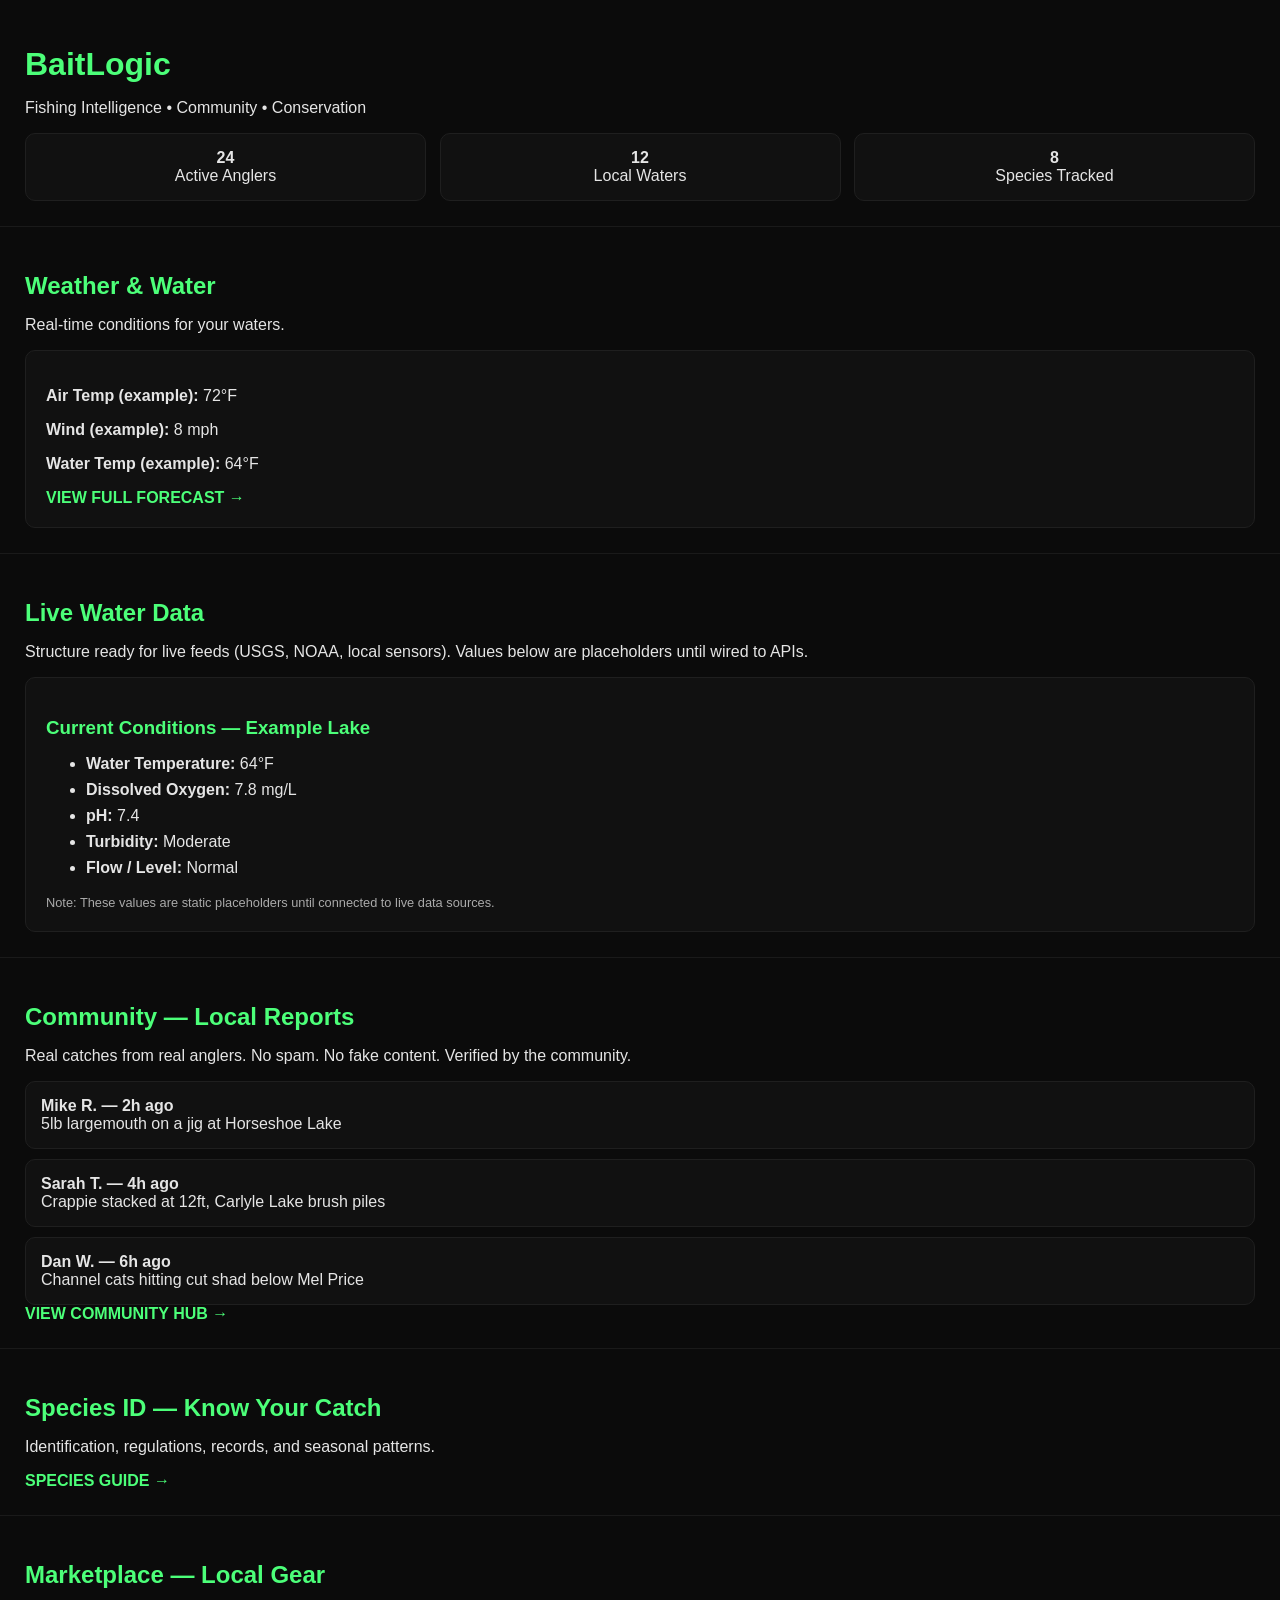
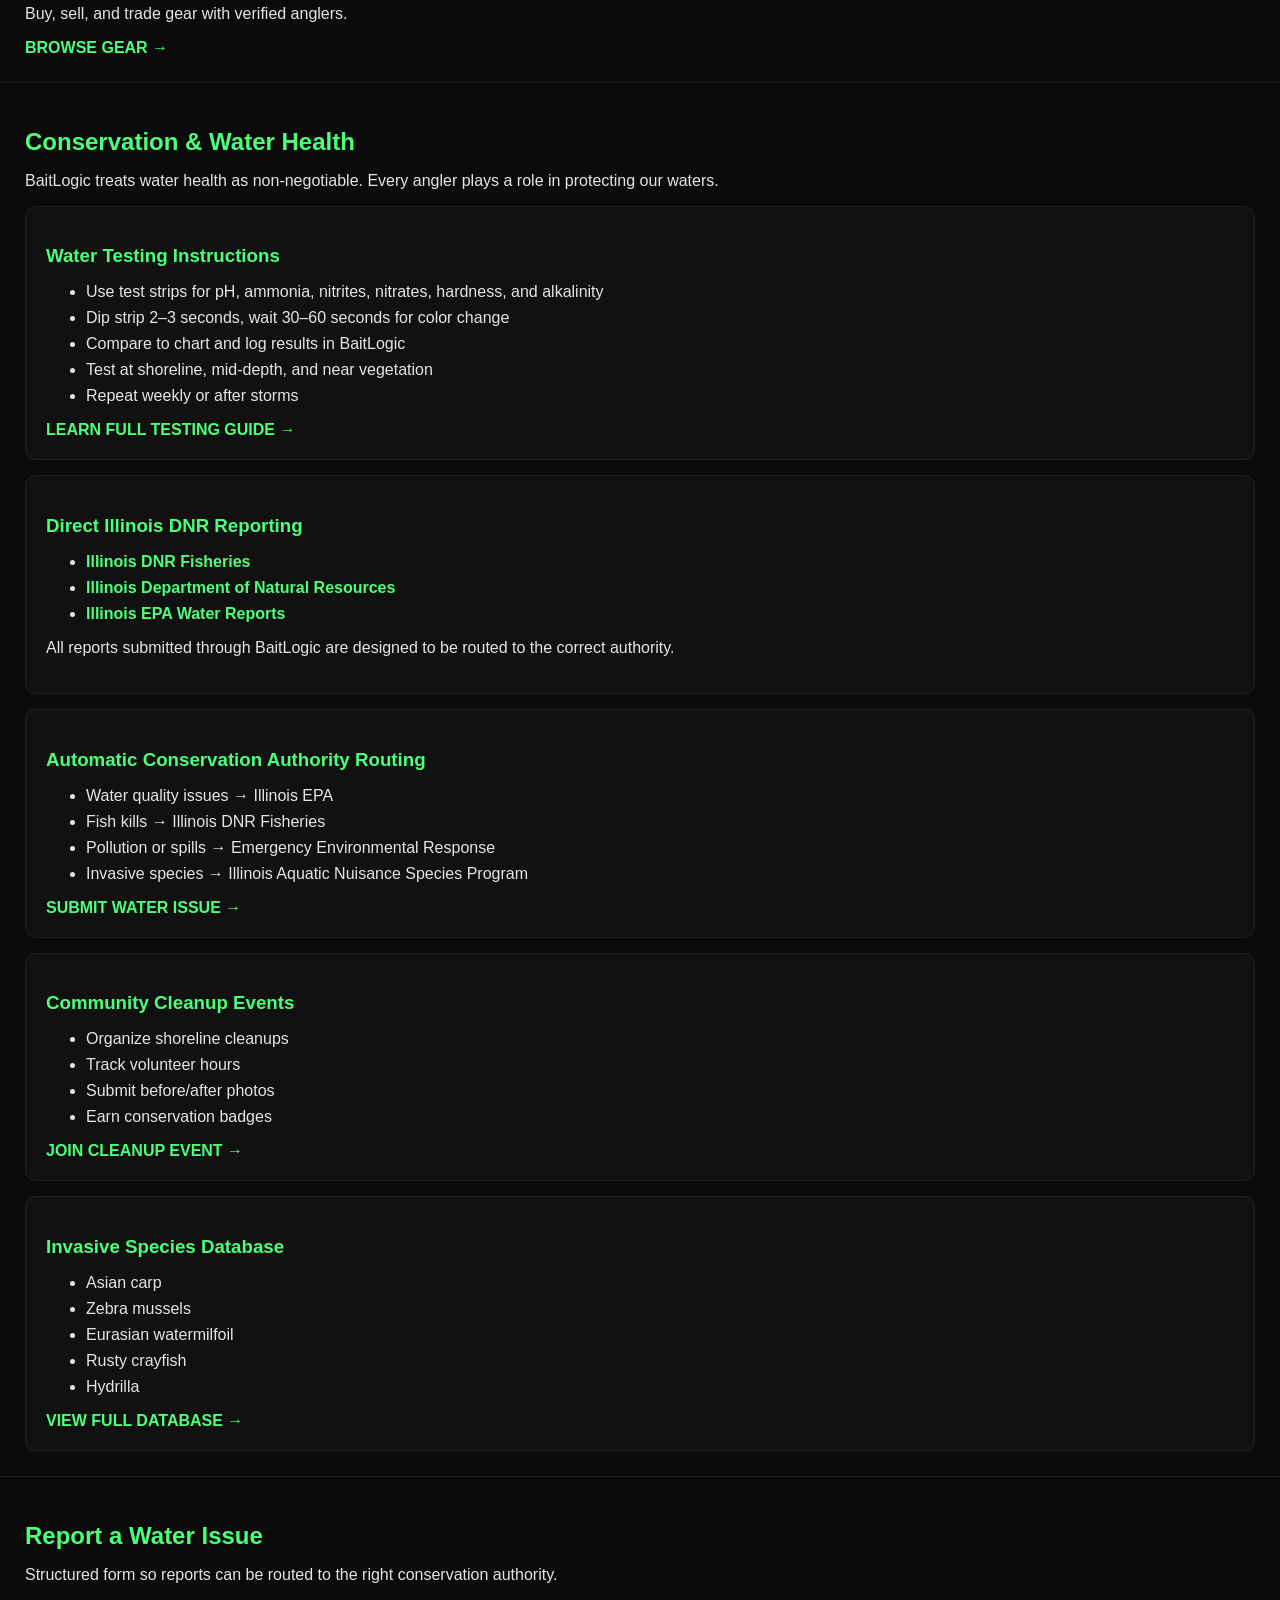
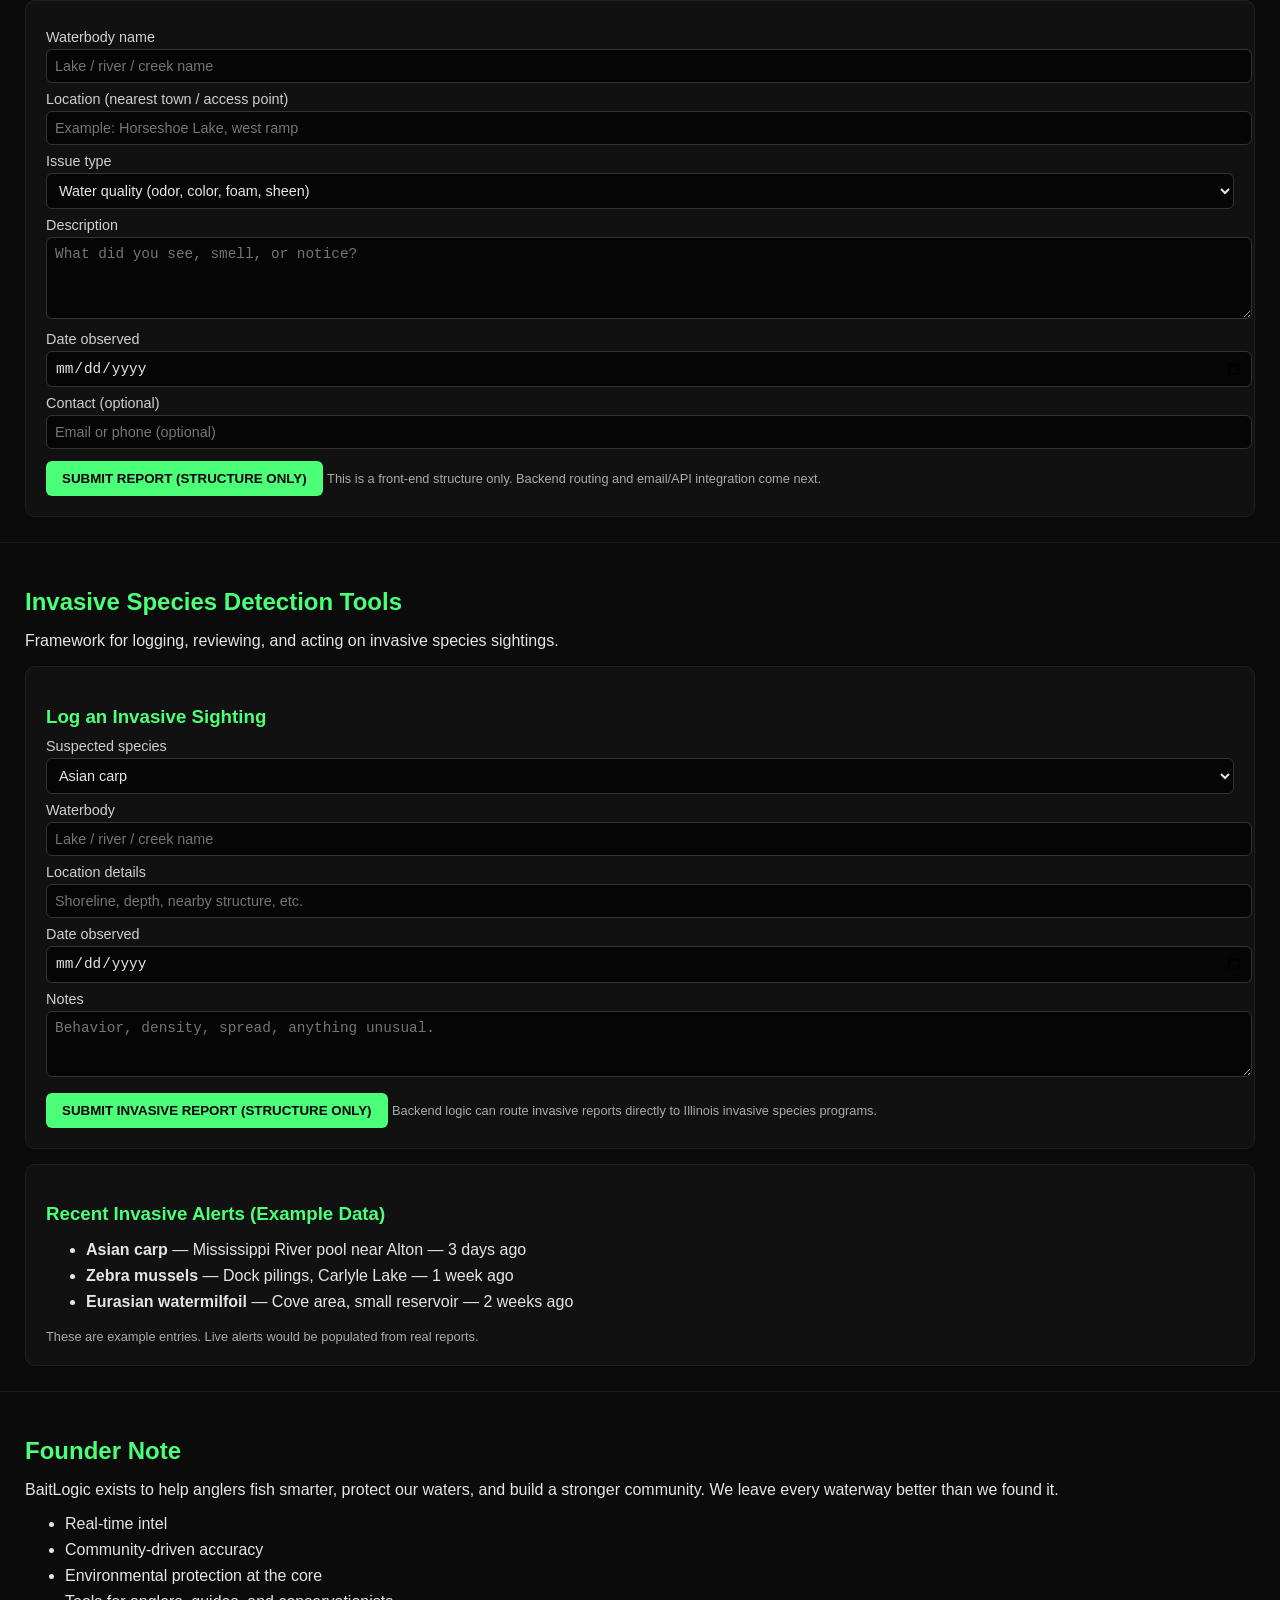
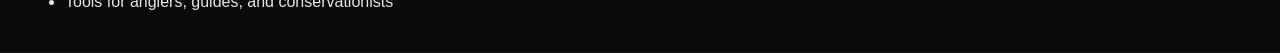
<file: index.html>
<!DOCTYPE html>
<html lang="en">
<head>
<meta charset="UTF-8">
<meta name="viewport" content="width=device-width, initial-scale=1.0">
<title>BaitLogic</title>

<style>
    body {
        margin: 0;
        font-family: Arial, sans-serif;
        background: #0b0b0b;
        color: #e5e5e5;
    }
    h1, h2, h3 {
        color: #4cff79;
        margin-bottom: 10px;
    }
    a {
        color: #4cff79;
        text-decoration: none;
        font-weight: bold;
    }
    .section {
        padding: 25px;
        border-bottom: 1px solid #1a1a1a;
    }
    .card {
        background: #111;
        padding: 20px;
        border-radius: 10px;
        margin-top: 15px;
        border: 1px solid #1f1f1f;
    }
    .stat-row {
        display: flex;
        justify-content: space-between;
        margin-top: 15px;
    }
    .stat {
        background: #111;
        padding: 15px;
        border-radius: 10px;
        width: 30%;
        text-align: center;
        border: 1px solid #1f1f1f;
    }
    .report {
        background: #111;
        padding: 15px;
        border-radius: 10px;
        margin-top: 10px;
        border: 1px solid #1f1f1f;
    }
    ul li {
        margin-bottom: 8px;
    }
    label {
        display: block;
        margin-top: 8px;
        margin-bottom: 4px;
        font-size: 0.9rem;
        color: #cfcfcf;
    }
    input, select, textarea {
        width: 100%;
        padding: 8px;
        border-radius: 6px;
        border: 1px solid #333;
        background: #050505;
        color: #e5e5e5;
        font-size: 0.9rem;
    }
    button {
        margin-top: 12px;
        padding: 10px 16px;
        border-radius: 6px;
        border: none;
        background: #4cff79;
        color: #000;
        font-weight: bold;
        cursor: pointer;
    }
    button:hover {
        background: #37d45d;
    }
    small {
        color: #aaaaaa;
        font-size: 0.8rem;
    }
</style>
</head>

<body>

<!-- HEADER -->
<div class="section">
    <h1>BaitLogic</h1>
    <p>Fishing Intelligence • Community • Conservation</p>

    <div class="stat-row">
        <div class="stat"><strong>24</strong><br>Active Anglers</div>
        <div class="stat"><strong>12</strong><br>Local Waters</div>
        <div class="stat"><strong>8</strong><br>Species Tracked</div>
    </div>
</div>

<!-- WEATHER & WATER (STATIC SUMMARY) -->
<div class="section">
    <h2>Weather & Water</h2>
    <p>Real-time conditions for your waters.</p>

    <div class="card">
        <p><strong>Air Temp (example):</strong> 72°F</p>
        <p><strong>Wind (example):</strong> 8 mph</p>
        <p><strong>Water Temp (example):</strong> 64°F</p>
        <a href="#">VIEW FULL FORECAST →</a>
    </div>
</div>

<!-- LIVE WATER DATA (STRUCTURE READY FOR REAL FEEDS) -->
<div class="section">
    <h2>Live Water Data</h2>
    <p>Structure ready for live feeds (USGS, NOAA, local sensors). Values below are placeholders until wired to APIs.</p>

    <div class="card">
        <h3>Current Conditions — Example Lake</h3>
        <ul>
            <li><strong>Water Temperature:</strong> <span id="live-water-temp">64°F</span></li>
            <li><strong>Dissolved Oxygen:</strong> <span id="live-do">7.8 mg/L</span></li>
            <li><strong>pH:</strong> <span id="live-ph">7.4</span></li>
            <li><strong>Turbidity:</strong> <span id="live-turbidity">Moderate</span></li>
            <li><strong>Flow / Level:</strong> <span id="live-level">Normal</span></li>
        </ul>
        <small>Note: These values are static placeholders until connected to live data sources.</small>
    </div>
</div>

<!-- COMMUNITY REPORTS -->
<div class="section">
    <h2>Community — Local Reports</h2>
    <p>Real catches from real anglers. No spam. No fake content. Verified by the community.</p>

    <div class="report">
        <strong>Mike R. — 2h ago</strong><br>
        5lb largemouth on a jig at Horseshoe Lake
    </div>

    <div class="report">
        <strong>Sarah T. — 4h ago</strong><br>
        Crappie stacked at 12ft, Carlyle Lake brush piles
    </div>

    <div class="report">
        <strong>Dan W. — 6h ago</strong><br>
        Channel cats hitting cut shad below Mel Price
    </div>

    <a href="#">VIEW COMMUNITY HUB →</a>
</div>

<!-- SPECIES ID -->
<div class="section">
    <h2>Species ID — Know Your Catch</h2>
    <p>Identification, regulations, records, and seasonal patterns.</p>

    <a href="#">SPECIES GUIDE →</a>
</div>

<!-- MARKETPLACE -->
<div class="section">
    <h2>Marketplace — Local Gear</h2>
    <p>Buy, sell, and trade gear with verified anglers.</p>

    <a href="#">BROWSE GEAR →</a>
</div>

<!-- CONSERVATION & WATER HEALTH -->
<div class="section">
    <h2>Conservation & Water Health</h2>
    <p>BaitLogic treats water health as non‑negotiable. Every angler plays a role in protecting our waters.</p>

    <!-- WATER TESTING -->
    <div class="card">
        <h3>Water Testing Instructions</h3>
        <ul>
            <li>Use test strips for pH, ammonia, nitrites, nitrates, hardness, and alkalinity</li>
            <li>Dip strip 2–3 seconds, wait 30–60 seconds for color change</li>
            <li>Compare to chart and log results in BaitLogic</li>
            <li>Test at shoreline, mid‑depth, and near vegetation</li>
            <li>Repeat weekly or after storms</li>
        </ul>
        <a href="#">LEARN FULL TESTING GUIDE →</a>
    </div>

    <!-- DIRECT REPORTING -->
    <div class="card">
        <h3>Direct Illinois DNR Reporting</h3>
        <ul>
            <li><a href="https://www.ifishillinois.org" target="_blank">Illinois DNR Fisheries</a></li>
            <li><a href="https://www2.illinois.gov/dnr" target="_blank">Illinois Department of Natural Resources</a></li>
            <li><a href="https://epa.illinois.gov" target="_blank">Illinois EPA Water Reports</a></li>
        </ul>
        <p>All reports submitted through BaitLogic are designed to be routed to the correct authority.</p>
    </div>

    <!-- AUTO ROUTING SUMMARY -->
    <div class="card">
        <h3>Automatic Conservation Authority Routing</h3>
        <ul>
            <li>Water quality issues → Illinois EPA</li>
            <li>Fish kills → Illinois DNR Fisheries</li>
            <li>Pollution or spills → Emergency Environmental Response</li>
            <li>Invasive species → Illinois Aquatic Nuisance Species Program</li>
        </ul>
        <a href="#">SUBMIT WATER ISSUE →</a>
    </div>

    <!-- CLEANUP EVENTS -->
    <div class="card">
        <h3>Community Cleanup Events</h3>
        <ul>
            <li>Organize shoreline cleanups</li>
            <li>Track volunteer hours</li>
            <li>Submit before/after photos</li>
            <li>Earn conservation badges</li>
        </ul>
        <a href="#">JOIN CLEANUP EVENT →</a>
    </div>

    <!-- INVASIVE SPECIES DATABASE -->
    <div class="card">
        <h3>Invasive Species Database</h3>
        <ul>
            <li>Asian carp</li>
            <li>Zebra mussels</li>
            <li>Eurasian watermilfoil</li>
            <li>Rusty crayfish</li>
            <li>Hydrilla</li>
        </ul>
        <a href="#">VIEW FULL DATABASE →</a>
    </div>
</div>

<!-- REAL REPORTING FORMS -->
<div class="section">
    <h2>Report a Water Issue</h2>
    <p>Structured form so reports can be routed to the right conservation authority.</p>

    <div class="card">
        <form>
            <label for="issue-waterbody">Waterbody name</label>
            <input id="issue-waterbody" type="text" placeholder="Lake / river / creek name">

            <label for="issue-location">Location (nearest town / access point)</label>
            <input id="issue-location" type="text" placeholder="Example: Horseshoe Lake, west ramp">

            <label for="issue-type">Issue type</label>
            <select id="issue-type">
                <option>Water quality (odor, color, foam, sheen)</option>
                <option>Fish kill</option>
                <option>Chemical spill / pollution</option>
                <option>Trash / debris / illegal dumping</option>
                <option>Invasive species sighting</option>
                <option>Habitat damage / erosion</option>
            </select>

            <label for="issue-description">Description</label>
            <textarea id="issue-description" rows="4" placeholder="What did you see, smell, or notice?"></textarea>

            <label for="issue-date">Date observed</label>
            <input id="issue-date" type="date">

            <label for="issue-contact">Contact (optional)</label>
            <input id="issue-contact" type="text" placeholder="Email or phone (optional)">

            <button type="button">SUBMIT REPORT (STRUCTURE ONLY)</button>
            <small>This is a front-end structure only. Backend routing and email/API integration come next.</small>
        </form>
    </div>
</div>

<!-- INVASIVE SPECIES DETECTION TOOLS (STRUCTURE) -->
<div class="section">
    <h2>Invasive Species Detection Tools</h2>
    <p>Framework for logging, reviewing, and acting on invasive species sightings.</p>

    <div class="card">
        <h3>Log an Invasive Sighting</h3>
        <form>
            <label for="inv-species">Suspected species</label>
            <select id="inv-species">
                <option>Asian carp</option>
                <option>Zebra mussels</option>
                <option>Eurasian watermilfoil</option>
                <option>Rusty crayfish</option>
                <option>Hydrilla</option>
                <option>Other / unsure</option>
            </select>

            <label for="inv-waterbody">Waterbody</label>
            <input id="inv-waterbody" type="text" placeholder="Lake / river / creek name">

            <label for="inv-location">Location details</label>
            <input id="inv-location" type="text" placeholder="Shoreline, depth, nearby structure, etc.">

            <label for="inv-date">Date observed</label>
            <input id="inv-date" type="date">

            <label for="inv-notes">Notes</label>
            <textarea id="inv-notes" rows="3" placeholder="Behavior, density, spread, anything unusual."></textarea>

            <button type="button">SUBMIT INVASIVE REPORT (STRUCTURE ONLY)</button>
            <small>Backend logic can route invasive reports directly to Illinois invasive species programs.</small>
        </form>
    </div>

    <div class="card">
        <h3>Recent Invasive Alerts (Example Data)</h3>
        <ul>
            <li><strong>Asian carp</strong> — Mississippi River pool near Alton — 3 days ago</li>
            <li><strong>Zebra mussels</strong> — Dock pilings, Carlyle Lake — 1 week ago</li>
            <li><strong>Eurasian watermilfoil</strong> — Cove area, small reservoir — 2 weeks ago</li>
        </ul>
        <small>These are example entries. Live alerts would be populated from real reports.</small>
    </div>
</div>

<!-- FOUNDER NOTE -->
<div class="section">
    <h2>Founder Note</h2>
    <p>BaitLogic exists to help anglers fish smarter, protect our waters, and build a stronger community. We leave every waterway better than we found it.</p>

    <ul>
        <li>Real-time intel</li>
        <li>Community-driven accuracy</li>
        <li>Environmental protection at the core</li>
        <li>Tools for anglers, guides, and conservationists</li>
    </ul>
</div>

</body>
</html>
</file>
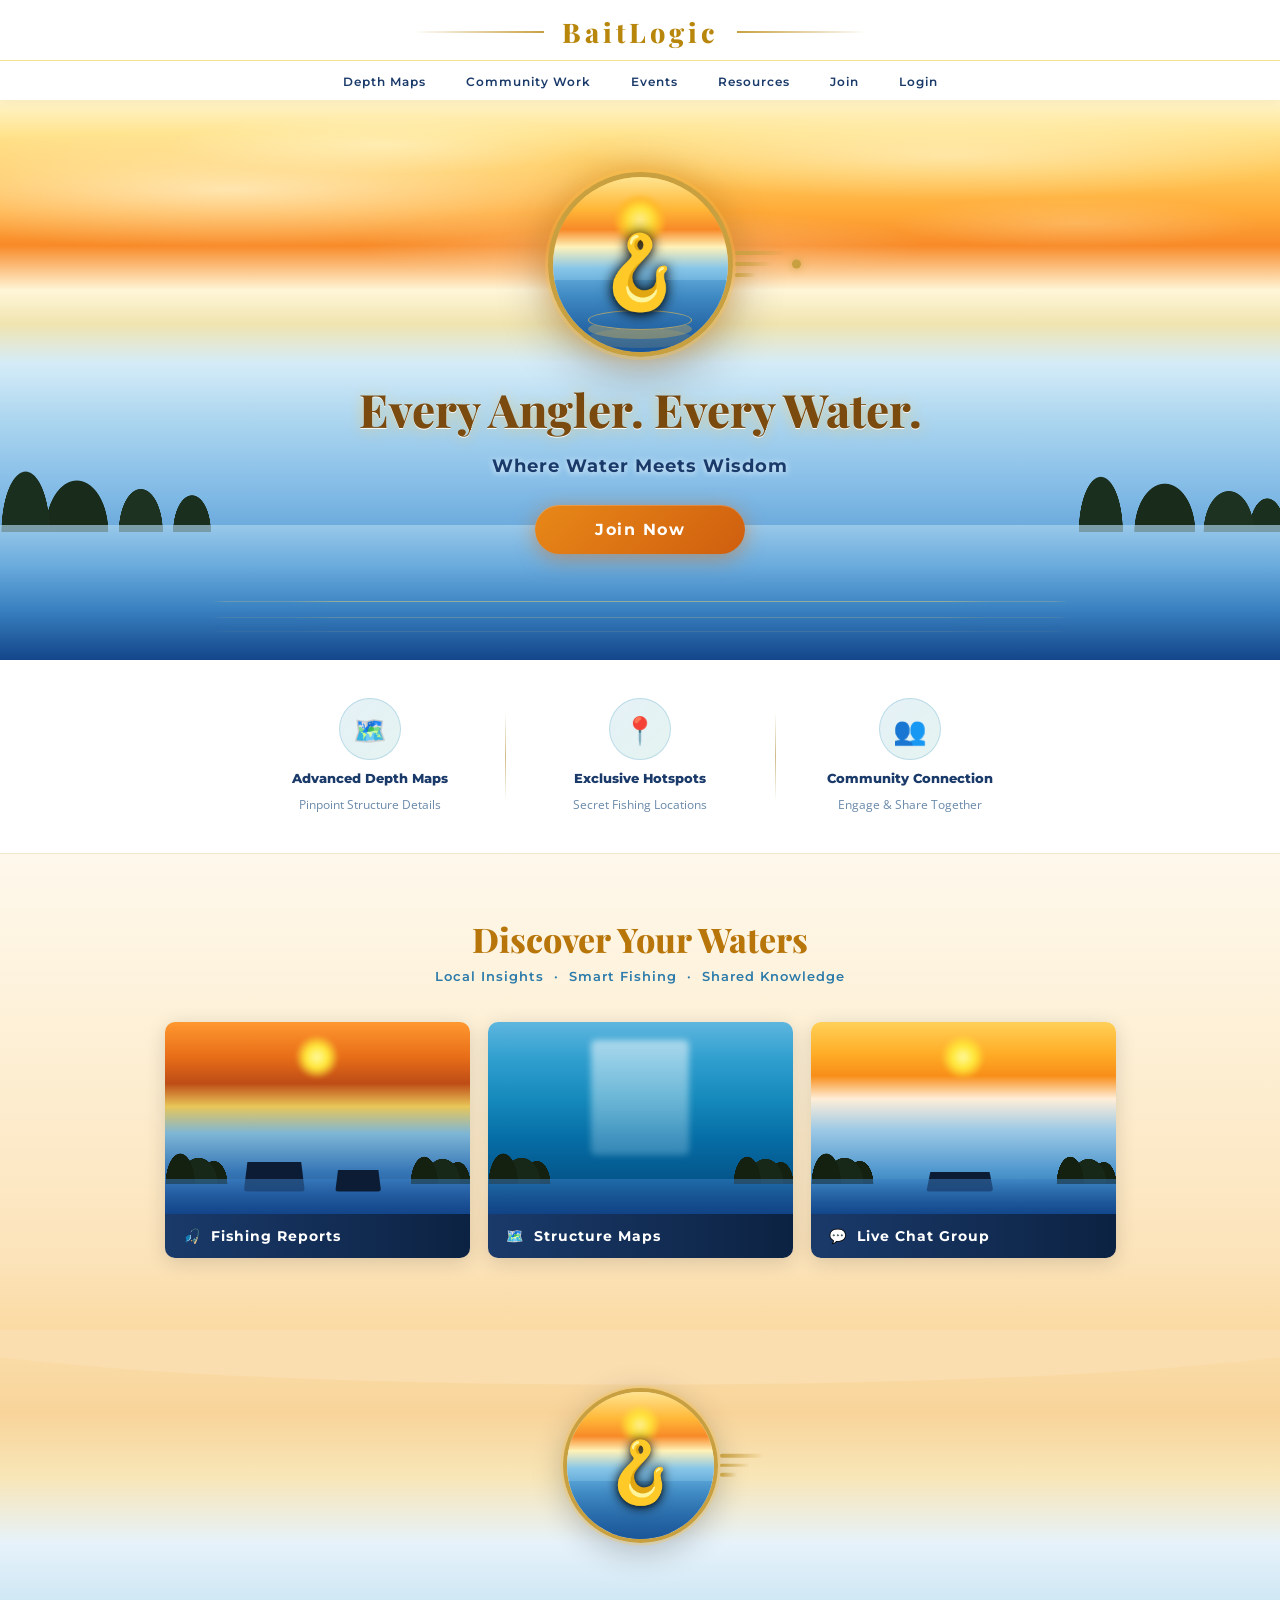
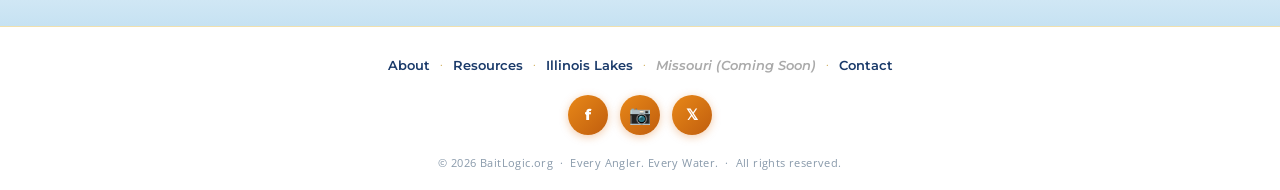
<file: index-1.html>
<!DOCTYPE html>
<html lang="en">
<head>
<meta charset="UTF-8">
<meta name="viewport" content="width=device-width, initial-scale=1.0">
<meta name="description" content="BaitLogic – Every Angler. Every Water. Free fishing community with live bite reports, depth maps, satellite maps and real-time conditions for Illinois and Missouri anglers.">
<title>BaitLogic – Every Angler. Every Water.</title>
<link rel="preconnect" href="https://fonts.googleapis.com">
<link href="https://fonts.googleapis.com/css2?family=Playfair+Display:ital,wght@0,700;0,800;1,700&family=Montserrat:wght@400;500;600;700;800&family=Open+Sans:wght@400;600&display=swap" rel="stylesheet">
<style>
*,*::before,*::after{margin:0;padding:0;box-sizing:border-box}
html{scroll-behavior:smooth}
body{font-family:'Open Sans',sans-serif;background:#fff;color:#1a2a3a;overflow-x:hidden;-webkit-font-smoothing:antialiased}
a{text-decoration:none}
ul{list-style:none}

/* ═══════════ HEADER ═══════════ */
.site-header{position:sticky;top:0;z-index:999;background:#fff;box-shadow:0 1px 10px rgba(184,134,11,.13)}
.header-top{display:flex;align-items:center;justify-content:center;gap:18px;padding:14px 24px 10px;border-bottom:1px solid #f5e090}
.h-rule{flex:1;max-width:130px;height:1.5px;background:linear-gradient(90deg,transparent,#c8a040)}
.h-rule.r{background:linear-gradient(90deg,#c8a040,transparent)}
.header-brand{font-family:'Playfair Display',serif;font-size:27px;font-weight:800;color:#b8860b;letter-spacing:4px;cursor:pointer}
.site-nav{display:flex;justify-content:center;background:#fff}
.site-nav a{font-family:'Montserrat',sans-serif;font-size:12px;font-weight:600;letter-spacing:1px;color:#1a3a6a;padding:11px 20px;display:block;border-top:2px solid transparent;transition:color .2s,border-color .2s}
.site-nav a:hover{color:#b8860b;border-top-color:#c8a040}

/* Mobile nav */
.hamburger{display:none;flex-direction:column;gap:5px;cursor:pointer;padding:8px;position:absolute;right:14px;top:14px}
.hamburger span{display:block;width:24px;height:2px;background:#1a3a6a;border-radius:2px}
.mobile-menu{display:none;position:fixed;inset:0;z-index:1000;background:rgba(255,255,255,.97);flex-direction:column;align-items:center;justify-content:center;gap:28px}
.mobile-menu.open{display:flex}
.mobile-close{position:absolute;top:20px;right:20px;font-size:28px;cursor:pointer;color:#1a3a6a}
.mobile-menu a{font-family:'Montserrat',sans-serif;font-size:20px;font-weight:700;color:#1a3a6a;letter-spacing:2px;text-transform:uppercase}
.mobile-menu a:hover{color:#b8860b}

/* ═══════════ HERO ═══════════ */
.hero{position:relative;min-height:560px;display:flex;flex-direction:column;align-items:center;justify-content:center;text-align:center;padding:56px 24px 90px;overflow:hidden}

/* Warm sunrise sky — exact palette from mockup */
.hero-bg{position:absolute;inset:0;z-index:0;
background:linear-gradient(180deg,
#fff5cc 0%,#ffe490 6%,#ffc85a 13%,#ffaa38 20%,
#f88a28 26%,#fff6d8 34%,#f0e4b0 40%,
#d5ecf8 47%,#b0d8f0 56%,#88bfe8 68%,
#60a2d8 80%,#3880c0 100%)}

/* Cloud streaks */
.hero-clouds{position:absolute;inset:0;z-index:1;pointer-events:none;
background:
radial-gradient(ellipse 52% 16% at 18% 16%,rgba(255,255,235,.62) 0%,transparent 65%),
radial-gradient(ellipse 44% 12% at 74% 10%,rgba(255,248,215,.5) 0%,transparent 65%),
radial-gradient(ellipse 34% 10% at 50% 26%,rgba(255,235,195,.35) 0%,transparent 65%),
radial-gradient(ellipse 26% 8% at 30% 8%,rgba(255,255,230,.42) 0%,transparent 65%),
radial-gradient(ellipse 22% 7% at 84% 22%,rgba(255,232,185,.3) 0%,transparent 65%)}

/* Tree silhouettes */
.hero-trees{position:absolute;bottom:128px;left:0;right:0;height:115px;z-index:2;pointer-events:none;
background:
radial-gradient(ellipse 46px 115px at  2% 100%,#1b2f1e 52%,transparent 53%),
radial-gradient(ellipse 60px  98px at  6% 100%,#192c1c 52%,transparent 53%),
radial-gradient(ellipse 42px  82px at 11% 100%,#1d3220 52%,transparent 53%),
radial-gradient(ellipse 36px  70px at 15% 100%,#1b2f1e 52%,transparent 53%),
radial-gradient(ellipse 42px 105px at 86% 100%,#1b2f1e 52%,transparent 53%),
radial-gradient(ellipse 58px  92px at 91% 100%,#192c1c 52%,transparent 53%),
radial-gradient(ellipse 48px  78px at 96% 100%,#1d3220 52%,transparent 53%),
radial-gradient(ellipse 34px  64px at 99% 100%,#1b2f1e 52%,transparent 53%)}

/* Water surface */
.hero-water{position:absolute;bottom:0;left:0;right:0;height:135px;z-index:2;pointer-events:none;
background:linear-gradient(180deg,rgba(176,216,240,.65) 0%,rgba(112,176,224,.78) 30%,rgba(56,128,192,.9) 62%,rgba(18,68,136,.97) 100%)}

/* Water shimmer */
.hero-shimmer{position:absolute;bottom:58px;left:16%;right:16%;height:1.5px;z-index:3;pointer-events:none;
background:rgba(255,218,96,.42);border-radius:50%;
box-shadow:0 16px 0 rgba(255,218,96,.2),0 30px 0 rgba(255,218,96,.1)}

.hero-content{position:relative;z-index:5;display:flex;flex-direction:column;align-items:center;gap:20px;animation:fadeUp .9s ease both}

/* ── Logo circle ── */
.logo-wrap{position:relative;display:inline-block;margin-bottom:6px}

.logo-circle{width:185px;height:185px;border-radius:50%;position:relative;overflow:hidden;
border:5px solid #c8a040;
box-shadow:0 0 0 3px rgba(255,198,76,.28),0 0 28px rgba(255,158,36,.48),0 14px 52px rgba(0,0,0,.32)}

/* Inside the circle — warm lake */
.lc-bg{position:absolute;inset:0;
background:linear-gradient(180deg,#ffe490 0%,#ffb838 18%,#f88a28 30%,#fff2b8 40%,#88c6e8 52%,#4896ce 70%,#1a5698 100%)}

.lc-sun{position:absolute;top:18px;left:50%;transform:translateX(-50%);
width:50px;height:50px;border-radius:50%;
background:radial-gradient(circle,#fff8a0 0%,#ffe838 35%,#ffb828 58%,rgba(255,148,0,0) 78%);
filter:blur(2px);opacity:.88}

.lc-water{position:absolute;bottom:0;left:0;right:0;height:72px;
background:linear-gradient(180deg,rgba(72,150,206,.62) 0%,rgba(26,86,152,.94) 100%)}

.lc-ripple{position:absolute;bottom:22px;left:50%;transform:translateX(-50%);
width:104px;height:20px;border-radius:50%;
border:1.5px solid rgba(255,196,72,.62);
box-shadow:0 9px 0 rgba(255,196,72,.3),0 18px 0 rgba(255,196,72,.14)}

.lc-hook{position:absolute;top:50%;left:50%;transform:translate(-50%,-45%);
font-size:72px;z-index:2;color:#080808;
filter:drop-shadow(0 0 7px rgba(0,0,0,.75)) drop-shadow(0 2px 3px rgba(0,0,0,.55))}

/* Speed lines */
.speed-lines{position:absolute;right:-54px;top:50%;transform:translateY(-50%);display:flex;flex-direction:column;gap:7px}
.sp{height:4px;border-radius:3px;background:linear-gradient(90deg,#c8a040,rgba(200,160,64,0));animation:sp 1.8s ease-in-out infinite}
.sp:nth-child(1){width:52px}
.sp:nth-child(2){width:36px;animation-delay:.2s}
.sp:nth-child(3){width:21px;animation-delay:.4s}
.sp-dot{position:absolute;right:-60px;top:50%;transform:translateY(-50%) translateX(8px);
width:9px;height:9px;border-radius:50%;background:#c8a040;
box-shadow:0 0 8px rgba(200,160,64,.8);animation:spd 1.8s ease-in-out infinite}

@keyframes sp{0%,100%{opacity:.9}50%{opacity:.35}}
@keyframes spd{0%,100%{opacity:1;transform:translateY(-50%) translateX(8px) scale(1)}50%{opacity:.25;transform:translateY(-50%) translateX(8px) scale(.55)}}

/* Hero text */
.hero-h1{font-family:'Playfair Display',serif;font-size:clamp(26px,5vw,46px);font-weight:800;color:#7a4a0e;
text-shadow:0 1px 0 rgba(255,255,255,.92),0 2px 14px rgba(255,196,72,.48);line-height:1.15}
.hero-sub{font-family:'Montserrat',sans-serif;font-size:18px;font-weight:700;color:#1a3a6a;letter-spacing:1px;
text-shadow:0 1px 6px rgba(255,255,255,.8)}
.hero-btn{display:inline-block;background:linear-gradient(135deg,#e88818,#cf5e0e);color:#fff;
font-family:'Montserrat',sans-serif;font-size:16px;font-weight:700;letter-spacing:1.5px;
padding:15px 60px;border-radius:50px;
box-shadow:0 4px 20px rgba(218,108,18,.5),inset 0 1px 0 rgba(255,255,255,.2);
transition:transform .2s,box-shadow .2s;margin-top:8px}
.hero-btn:hover{transform:translateY(-2px);box-shadow:0 8px 28px rgba(218,108,18,.65)}

/* ═══════════ FEATURES BAR ═══════════ */
.features-bar{background:#fff;padding:38px 40px;display:flex;justify-content:center;gap:0;
border-bottom:1px solid #f0e8cc}

.feat{flex:1;max-width:270px;display:flex;flex-direction:column;align-items:center;text-align:center;
gap:10px;padding:0 24px;position:relative}
.feat+.feat::before{content:'';position:absolute;left:0;top:12%;bottom:12%;width:1px;
background:linear-gradient(180deg,transparent,#d0bc88,transparent)}

.feat-icon{width:62px;height:62px;border-radius:50%;
background:linear-gradient(135deg,rgba(72,158,196,.14),rgba(40,158,140,.12));
border:1.5px solid rgba(72,158,196,.28);
display:flex;align-items:center;justify-content:center;font-size:27px;
transition:transform .25s}
.feat:hover .feat-icon{transform:scale(1.1)}

.feat-title{font-family:'Montserrat',sans-serif;font-size:13px;font-weight:800;color:#1a3a6a}
.feat-sub{font-size:12px;color:#6a8aaa;line-height:1.55}

/* ═══════════ DISCOVER ═══════════ */
.discover{padding:62px 40px 72px;text-align:center;
background:linear-gradient(180deg,#fef8ec 0%,#fdf0d6 38%,#fce8c4 68%,#fbdeb0 100%);
position:relative;overflow:hidden}
.discover::after{content:'';position:absolute;bottom:0;left:0;right:0;height:70px;
background:linear-gradient(180deg,transparent,rgba(255,196,72,.12))}

.sec-title{font-family:'Playfair Display',serif;font-size:clamp(22px,4vw,34px);font-weight:800;color:#b8760a;margin-bottom:6px;position:relative;z-index:1}
.sec-tag{font-family:'Montserrat',sans-serif;font-size:13px;font-weight:600;color:#2a7aaa;
letter-spacing:1px;margin-bottom:38px;position:relative;z-index:1}

.cards-row{display:flex;gap:18px;justify-content:center;flex-wrap:wrap;max-width:980px;margin:0 auto;position:relative;z-index:1}

.l-card{flex:1;min-width:242px;max-width:305px;border-radius:10px;overflow:hidden;
box-shadow:0 4px 20px rgba(0,0,0,.14);transition:transform .25s,box-shadow .25s;cursor:pointer}
.l-card:hover{transform:translateY(-6px);box-shadow:0 12px 36px rgba(0,0,0,.22)}

.c-photo{height:192px;position:relative;overflow:hidden}

/* Card 1 — fishing boats sunset */
.cp1{background:linear-gradient(180deg,#ff9830 0%,#e86e18 18%,#be4c16 32%,#e8c658 44%,#7eb6d6 58%,#3676b6 78%,#184886 100%)}
.cp1::before{content:'';position:absolute;bottom:22px;left:26%;width:20%;height:30px;background:#0c1c34;clip-path:polygon(6% 0%,94% 0%,100% 100%,0% 100%);border-radius:0 0 4px 4px}
.cp1::after{content:'';position:absolute;bottom:22px;left:56%;width:15%;height:22px;background:#0c1c34;clip-path:polygon(6% 0%,94% 0%,100% 100%,0% 100%);border-radius:0 0 4px 4px}

/* Card 2 — structure/waterfall */
.cp2{background:linear-gradient(180deg,#5eb6de 0%,#2e9ece 20%,#168abc 40%,#066ea6 60%,#04588e 80%,#023e6a 100%)}
.cp2::before{content:'';position:absolute;top:18px;left:34%;width:32%;height:115px;
background:linear-gradient(180deg,rgba(255,255,255,.55),rgba(196,238,255,.25));border-radius:5px;filter:blur(3px)}

/* Card 3 — golden sunset */
.cp3{background:linear-gradient(180deg,#ffd058 0%,#ffae28 16%,#f88e18 28%,#ffeed8 40%,#9ecae6 56%,#4e96ce 78%,#186098 100%)}
.cp3::before{content:'';position:absolute;bottom:22px;left:38%;width:22%;height:20px;background:#0c1c34;clip-path:polygon(6% 0%,94% 0%,100% 100%,0% 100%);border-radius:0 0 4px 4px}

/* Shared card elements */
.c-sun{position:absolute;top:14px;left:50%;transform:translateX(-50%);
width:42px;height:42px;border-radius:50%;
background:radial-gradient(circle,#fff8a0 0%,#ffe838 38%,rgba(255,200,0,0) 75%);filter:blur(2px)}
.c-trees{position:absolute;bottom:30px;left:0;right:0;height:58px;pointer-events:none;
background:
radial-gradient(ellipse 28px 58px at  5% 100%,#142010 52%,transparent 53%),
radial-gradient(ellipse 36px 50px at 11% 100%,#182818 52%,transparent 53%),
radial-gradient(ellipse 26px 44px at 16% 100%,#142010 52%,transparent 53%),
radial-gradient(ellipse 26px 52px at 85% 100%,#142010 52%,transparent 53%),
radial-gradient(ellipse 34px 48px at 91% 100%,#182818 52%,transparent 53%),
radial-gradient(ellipse 24px 42px at 96% 100%,#142010 52%,transparent 53%)}
.c-water{position:absolute;bottom:0;left:0;right:0;height:35px;
background:linear-gradient(180deg,rgba(58,128,198,.5),rgba(18,68,138,.9))}

.c-label{background:linear-gradient(90deg,#1a3a6a,#0c2242);color:#fff;
font-family:'Montserrat',sans-serif;font-size:14px;font-weight:700;letter-spacing:1px;
padding:13px 18px;display:flex;align-items:center;gap:8px}

/* ═══════════ FOOTER LOGO AREA ═══════════ */
.footer-logo-area{position:relative;padding:58px 24px 78px;text-align:center;overflow:hidden}
.footer-logo-area::before{content:'';position:absolute;inset:0;z-index:0;
background:linear-gradient(180deg,#fbdfac 0%,#f8d49a 28%,#f8e6b8 50%,#e6f2fa 72%,#c6e2f2 100%)}

/* Wave arch top */
.footer-logo-area::after{content:'';position:absolute;top:-1px;left:0;right:0;height:56px;z-index:1;
background:#fbdeb0;clip-path:ellipse(58% 100% at 50% 0%)}

.flc-wrap{position:relative;z-index:2;display:inline-block}
.flc{width:155px;height:155px;border-radius:50%;position:relative;overflow:hidden;
border:4px solid #c8a040;box-shadow:0 0 0 2.5px rgba(255,196,72,.28),0 8px 32px rgba(0,0,0,.24);margin:0 auto}
.flc-bg{position:absolute;inset:0;
background:linear-gradient(180deg,#ffe490 0%,#ffb838 18%,#f88a28 30%,#fff2b8 40%,#88c6e8 52%,#4896ce 70%,#1a5698 100%)}
.flc-sun{position:absolute;top:14px;left:50%;transform:translateX(-50%);
width:38px;height:38px;border-radius:50%;
background:radial-gradient(circle,#fff8a0 0%,#ffe838 38%,rgba(255,200,0,0) 78%);filter:blur(2px);opacity:.9}
.flc-water{position:absolute;bottom:0;left:0;right:0;height:58px;
background:linear-gradient(180deg,rgba(72,150,206,.62),rgba(26,86,152,.94))}
.flc-hook{position:absolute;top:50%;left:50%;transform:translate(-50%,-44%);
font-size:60px;z-index:2;color:#080808;
filter:drop-shadow(0 0 6px rgba(0,0,0,.72)) drop-shadow(0 2px 2px rgba(0,0,0,.5))}
.flc-lines{position:absolute;right:-46px;top:50%;transform:translateY(-50%);display:flex;flex-direction:column;gap:6px}
.fl{height:3.5px;border-radius:3px;background:linear-gradient(90deg,#c8a040,rgba(200,160,64,0));animation:sp 1.8s ease-in-out infinite}
.fl:nth-child(1){width:44px}
.fl:nth-child(2){width:30px;animation-delay:.2s}
.fl:nth-child(3){width:17px;animation-delay:.4s}

/* ═══════════ FOOTER ═══════════ */
.site-footer{background:#fff;border-top:1.5px solid #f0e0ae;padding:28px 24px 20px;text-align:center}

.foot-nav{display:flex;justify-content:center;align-items:center;gap:6px;flex-wrap:wrap;margin-bottom:20px}
.foot-nav a{font-family:'Montserrat',sans-serif;font-size:13px;font-weight:600;color:#1a3a6a;transition:color .2s;padding:2px 4px}
.foot-nav a:hover{color:#b8860b}
.foot-nav .dot{color:#c8a040;font-size:10px;line-height:1}
.foot-nav a.soon{color:#aaa;font-style:italic}

.foot-social{display:flex;justify-content:center;gap:12px;margin-bottom:20px}
.soc{width:40px;height:40px;border-radius:50%;
background:linear-gradient(135deg,#e88818,#c05e0e);
display:flex;align-items:center;justify-content:center;color:#fff;
font-family:'Montserrat',sans-serif;font-size:15px;font-weight:800;
cursor:pointer;transition:transform .2s,box-shadow .2s;
box-shadow:0 2px 8px rgba(218,108,18,.35)}
.soc:hover{transform:scale(1.13);box-shadow:0 4px 14px rgba(218,108,18,.52)}

.foot-copy{font-size:11px;color:#8899aa;letter-spacing:.4px}

/* ═══════════ TOAST ═══════════ */
.toast{position:fixed;bottom:24px;left:50%;transform:translateX(-50%) translateY(16px);
background:#1a3a6a;color:#fff;font-family:'Montserrat',sans-serif;font-size:13px;font-weight:600;
padding:12px 26px;border-radius:50px;box-shadow:0 4px 20px rgba(0,0,0,.24);
opacity:0;pointer-events:none;transition:opacity .3s,transform .3s;z-index:9999;white-space:nowrap}
.toast.show{opacity:1;transform:translateX(-50%) translateY(0)}

/* ═══════════ SCROLL REVEAL ═══════════ */
.reveal{opacity:0;transform:translateY(26px);transition:opacity .7s ease,transform .7s ease}
.reveal.visible{opacity:1;transform:translateY(0)}

/* ═══════════ ANIMATIONS ═══════════ */
@keyframes fadeUp{from{opacity:0;transform:translateY(22px)}to{opacity:1;transform:translateY(0)}}

/* ═══════════ RESPONSIVE ═══════════ */
@media(max-width:768px){
  .site-nav{display:none}
  .hamburger{display:flex}
  .header-top{padding:12px 56px 10px 20px}
  .header-brand{font-size:22px}
  .hero{min-height:490px;padding:46px 16px 72px}
  .logo-circle{width:155px;height:155px}
  .lc-hook{font-size:58px}
  .hero-h1{font-size:24px}
  .hero-sub{font-size:15px}
  .hero-btn{padding:14px 46px;font-size:14px}
  .speed-lines,.sp-dot{display:none}
  .features-bar{flex-direction:column;align-items:center;gap:28px;padding:32px 24px}
  .feat+.feat::before{display:none}
  .discover{padding:46px 20px 58px}
  .cards-row{flex-direction:column;align-items:center}
  .l-card{max-width:100%}
  .footer-logo-area{padding:46px 20px 62px}
  .flc-lines{display:none}
  .foot-nav .dot{display:none}
}
@media(max-width:480px){
  .h-rule{max-width:50px}
  .hero-btn{display:block;text-align:center}
}
</style>
</head>
<body>

<!-- MOBILE MENU -->
<div class="mobile-menu" id="mMenu">
  <span class="mobile-close" onclick="closeMM()">✕</span>
  <a href="#features" onclick="closeMM()">Depth Maps</a>
  <a href="#discover" onclick="closeMM()">Community Work</a>
  <a href="#events"   onclick="closeMM()">Events</a>
  <a href="#resources"onclick="closeMM()">Resources</a>
  <a href="#join"     onclick="closeMM()">Join</a>
  <a href="#login"    onclick="closeMM()">Login</a>
</div>

<!-- HEADER -->
<header class="site-header">
  <div class="hamburger" onclick="openMM()" aria-label="Menu">
    <span></span><span></span><span></span>
  </div>
  <div class="header-top">
    <div class="h-rule"></div>
    <div class="header-brand" onclick="scrollTo({top:0,behavior:'smooth'})">BaitLogic</div>
    <div class="h-rule r"></div>
  </div>
  <nav class="site-nav" aria-label="Primary">
    <a href="#features">Depth Maps</a>
    <a href="#discover">Community Work</a>
    <a href="#events">Events</a>
    <a href="#resources">Resources</a>
    <a href="#join">Join</a>
    <a href="#login">Login</a>
  </nav>
</header>

<!-- HERO -->
<section class="hero" aria-label="Hero">
  <div class="hero-bg"></div>
  <div class="hero-clouds"></div>
  <div class="hero-trees"></div>
  <div class="hero-water"></div>
  <div class="hero-shimmer"></div>

  <div class="hero-content">
    <div class="logo-wrap">
      <div class="logo-circle">
        <div class="lc-bg"></div>
        <div class="lc-sun"></div>
        <div class="lc-water"></div>
        <div class="lc-ripple"></div>
        <div class="lc-hook">🪝</div>
      </div>
      <div class="speed-lines">
        <div class="sp"></div><div class="sp"></div><div class="sp"></div>
      </div>
      <div class="sp-dot"></div>
    </div>

    <h1 class="hero-h1">Every Angler. Every Water.</h1>
    <p class="hero-sub">Where Water Meets Wisdom</p>
    <a href="#join" class="hero-btn">Join Now</a>
  </div>
</section>

<!-- FEATURES -->
<section class="features-bar reveal" id="features" aria-label="Features">
  <div class="feat">
    <div class="feat-icon">🗺️</div>
    <div class="feat-title">Advanced Depth Maps</div>
    <div class="feat-sub">Pinpoint Structure Details</div>
  </div>
  <div class="feat">
    <div class="feat-icon">📍</div>
    <div class="feat-title">Exclusive Hotspots</div>
    <div class="feat-sub">Secret Fishing Locations</div>
  </div>
  <div class="feat">
    <div class="feat-icon">👥</div>
    <div class="feat-title">Community Connection</div>
    <div class="feat-sub">Engage &amp; Share Together</div>
  </div>
</section>

<!-- DISCOVER -->
<section class="discover reveal" id="discover" aria-label="Discover">
  <h2 class="sec-title">Discover Your Waters</h2>
  <p class="sec-tag">Local Insights &nbsp;·&nbsp; Smart Fishing &nbsp;·&nbsp; Shared Knowledge</p>

  <div class="cards-row">
    <article class="l-card" onclick="showToast('🎣 Fishing Reports — coming soon!')">
      <div class="c-photo cp1">
        <div class="c-sun"></div>
        <div class="c-trees"></div>
        <div class="c-water"></div>
      </div>
      <div class="c-label">🎣&nbsp; Fishing Reports</div>
    </article>

    <article class="l-card" onclick="showToast('🗺️ Structure Maps — coming soon!')">
      <div class="c-photo cp2">
        <div class="c-trees"></div>
        <div class="c-water"></div>
      </div>
      <div class="c-label">🗺️&nbsp; Structure Maps</div>
    </article>

    <article class="l-card" onclick="showToast('💬 Live Chat Group — coming soon!')">
      <div class="c-photo cp3">
        <div class="c-sun"></div>
        <div class="c-trees"></div>
        <div class="c-water"></div>
      </div>
      <div class="c-label">💬&nbsp; Live Chat Group</div>
    </article>
  </div>
</section>

<!-- FOOTER LOGO -->
<div class="footer-logo-area reveal">
  <div class="flc-wrap">
    <div class="flc">
      <div class="flc-bg"></div>
      <div class="flc-sun"></div>
      <div class="flc-water"></div>
      <div class="flc-hook">🪝</div>
    </div>
    <div class="flc-lines">
      <div class="fl"></div><div class="fl"></div><div class="fl"></div>
    </div>
  </div>
</div>

<!-- FOOTER -->
<footer class="site-footer" id="resources">
  <nav class="foot-nav" aria-label="Footer">
    <a href="#about">About</a><span class="dot">·</span>
    <a href="#resources">Resources</a><span class="dot">·</span>
    <a href="#illinois">Illinois Lakes</a><span class="dot">·</span>
    <a href="#missouri" class="soon">Missouri <em>(Coming Soon)</em></a><span class="dot">·</span>
    <a href="#contact">Contact</a>
  </nav>
  <div class="foot-social">
    <a class="soc" href="#" aria-label="Facebook">f</a>
    <a class="soc" href="#" aria-label="Instagram" style="font-size:18px">📷</a>
    <a class="soc" href="#" aria-label="Twitter">𝕏</a>
  </div>
  <p class="foot-copy">© 2026 BaitLogic.org &nbsp;·&nbsp; Every Angler. Every Water. &nbsp;·&nbsp; All rights reserved.</p>
</footer>

<!-- TOAST -->
<div class="toast" id="toast" role="status" aria-live="polite"></div>

<script>
// Scroll reveal
const io = new IntersectionObserver(entries=>{
  entries.forEach(e=>{if(e.isIntersecting){e.target.classList.add('visible');io.unobserve(e.target)}})
},{threshold:.1});
document.querySelectorAll('.reveal').forEach(el=>io.observe(el));

// Mobile menu
function openMM(){document.getElementById('mMenu').classList.add('open');document.body.style.overflow='hidden'}
function closeMM(){document.getElementById('mMenu').classList.remove('open');document.body.style.overflow=''}
document.addEventListener('keydown',e=>{if(e.key==='Escape')closeMM()});

// Toast
let tt;
function showToast(msg){
  const t=document.getElementById('toast');
  t.textContent=msg;t.classList.add('show');
  clearTimeout(tt);tt=setTimeout(()=>t.classList.remove('show'),2800);
}

// Active nav on scroll
const nls=document.querySelectorAll('.site-nav a');
window.addEventListener('scroll',()=>{
  let cur='';
  document.querySelectorAll('section[id],div[id]').forEach(s=>{
    if(window.scrollY>=s.offsetTop-130)cur=s.id;
  });
  nls.forEach(a=>{a.style.color=a.getAttribute('href')==='#'+cur?'#b8860b':''});
},{passive:true});
</script>
</body>
</html>
</file>
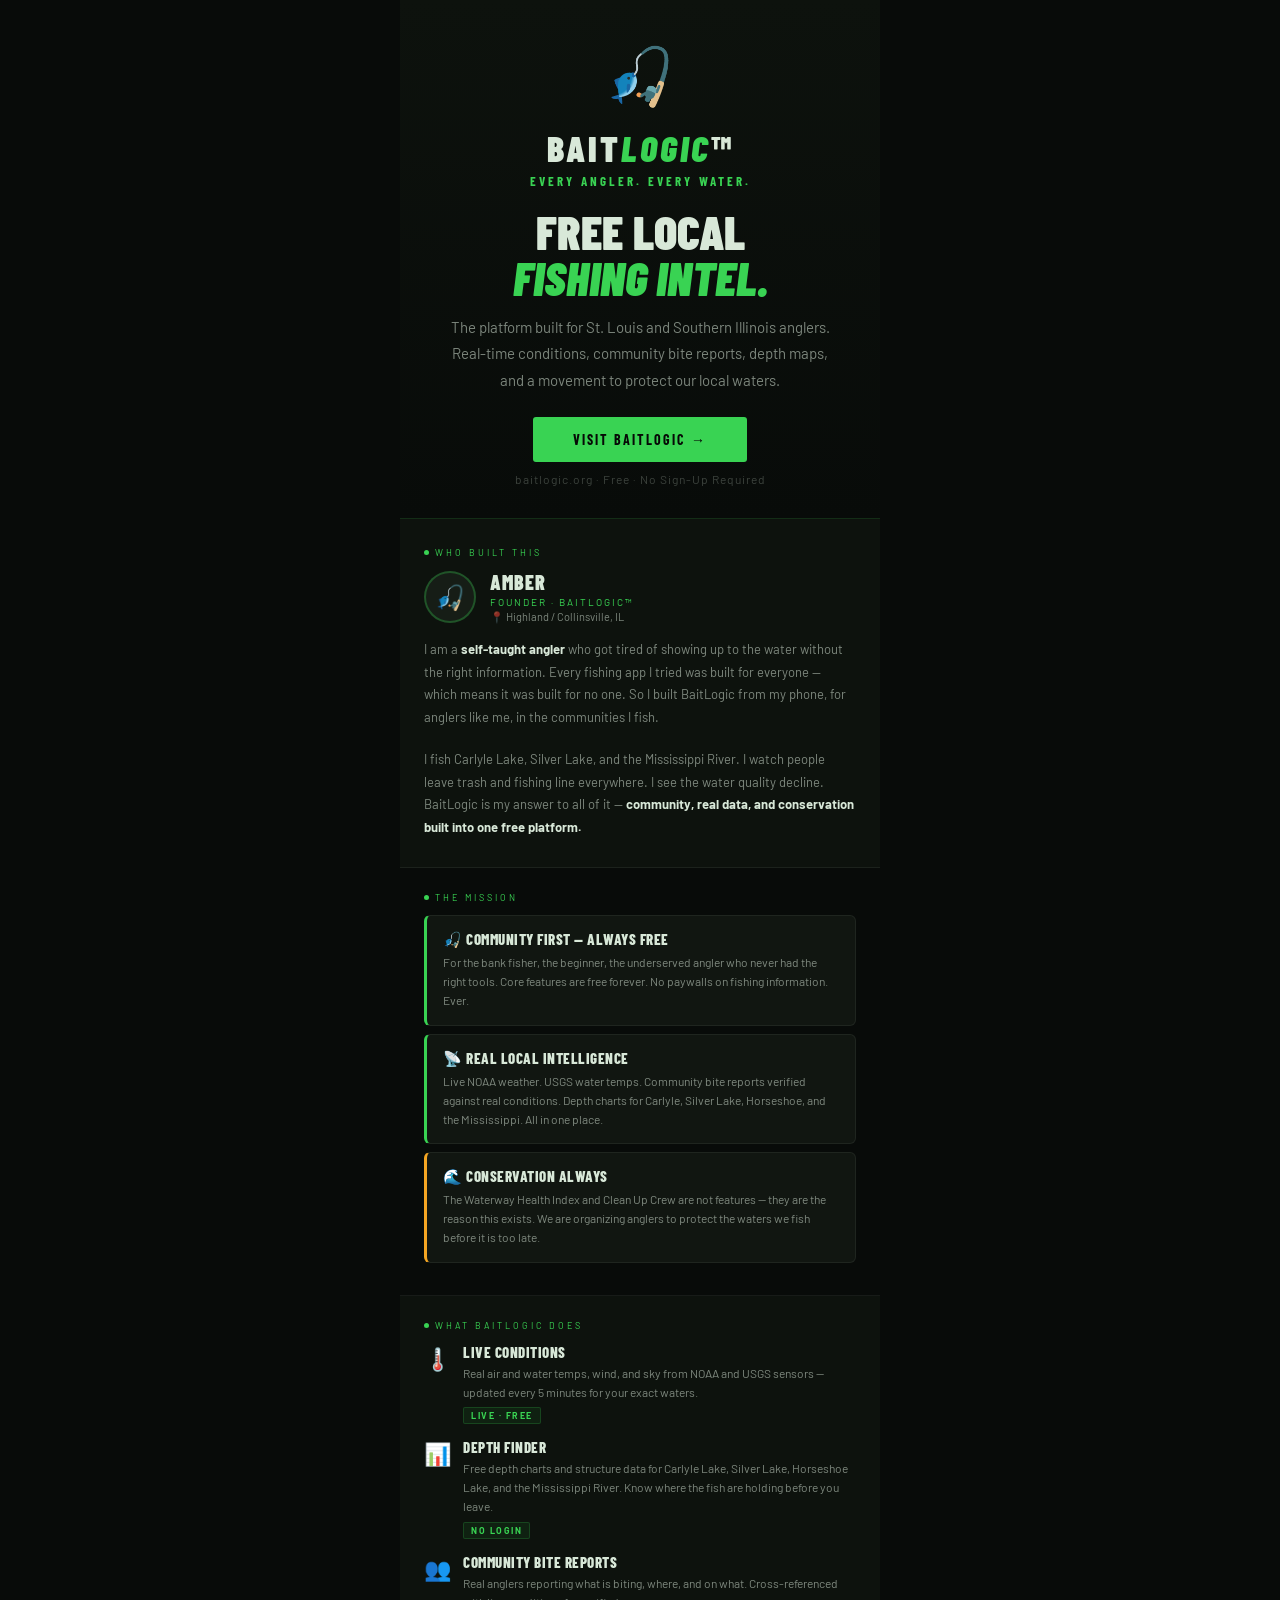
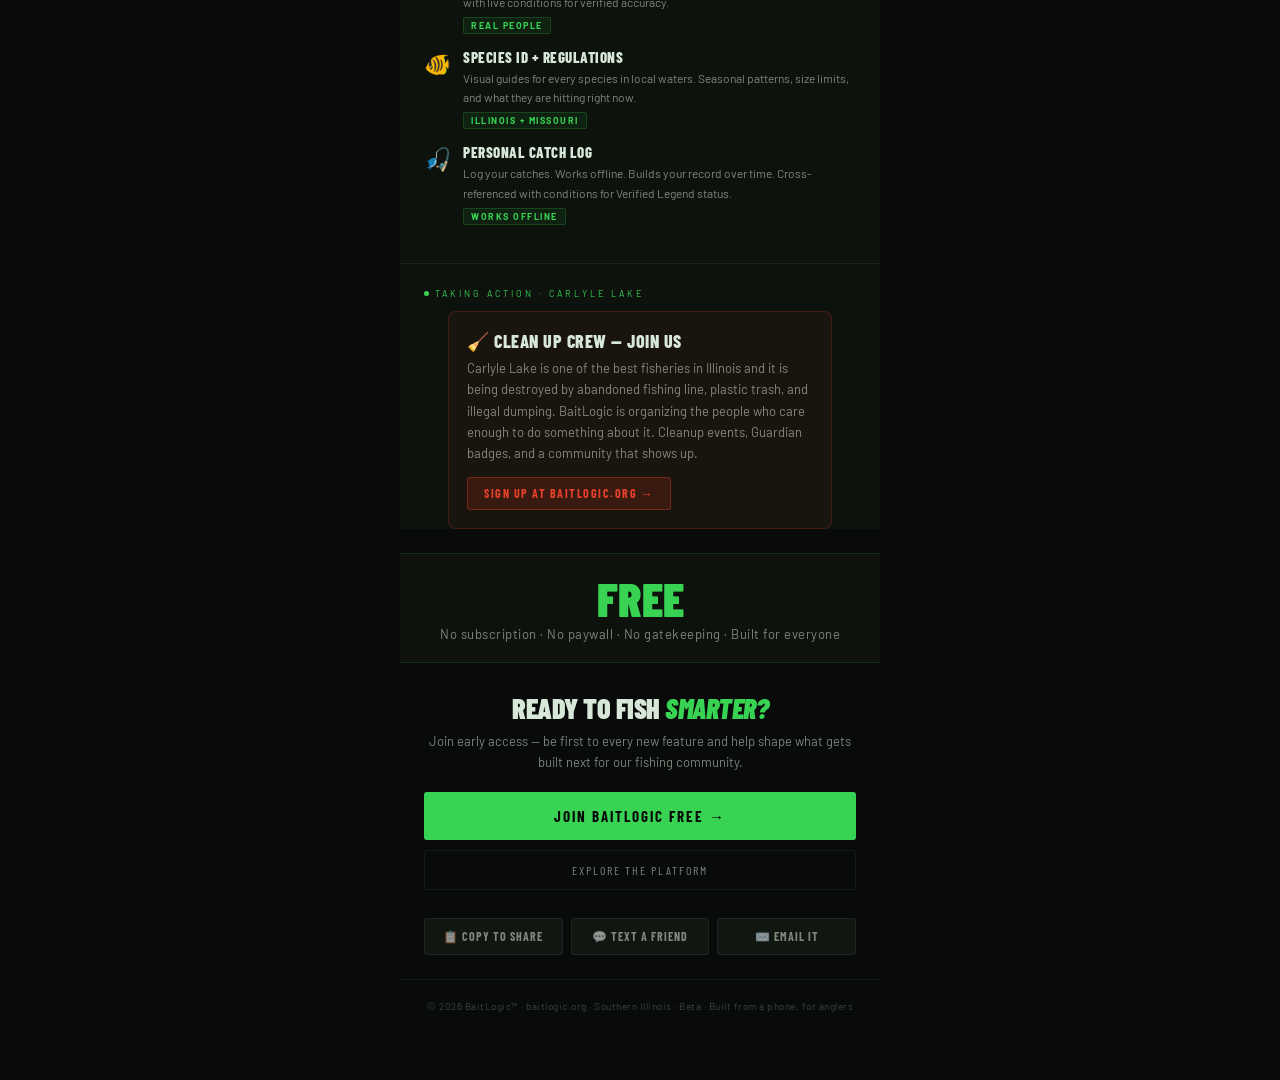
<file: share.html>
<!DOCTYPE html>
<html lang="en">
<head>
<meta charset="UTF-8">
<meta name="viewport" content="width=device-width, initial-scale=1.0">
<meta name="description" content="BaitLogic™ — Free local fishing intel for Southern Illinois and St. Louis Metro anglers.">
<title>BaitLogic™ — Meet the Platform</title>
<link href="https://fonts.googleapis.com/css2?family=Barlow+Condensed:ital,wght@0,700;0,800;0,900;1,800&family=Barlow:wght@400;500;600&display=swap" rel="stylesheet">
<style>
*{margin:0;padding:0;box-sizing:border-box}
body{font-family:'Barlow',sans-serif;background:#080b09;color:#d8e8d8;min-height:100vh;-webkit-font-smoothing:antialiased}
a{text-decoration:none;color:inherit}
:root{--green:#39d353;--amber:#f5a623;--bg1:#0d120d;--bg2:#111611;--bg3:#161d16;--muted:rgba(216,232,216,0.55);--faint:rgba(216,232,216,0.25);--b1:rgba(57,211,83,0.14);--b2:rgba(216,232,216,0.07)}

.wrap{max-width:480px;margin:0 auto;padding:0 0 48px}

/* HERO */
.hero{background:linear-gradient(180deg,#0d120d 0%,#080b09 100%);padding:40px 24px 32px;text-align:center;border-bottom:1px solid var(--b1)}
.logo{font-family:'Barlow Condensed',sans-serif;font-weight:900;font-size:36px;letter-spacing:3px;color:#d8e8d8;margin-bottom:4px}
.logo em{color:var(--green)}
.tagline{font-family:'Barlow Condensed',sans-serif;font-size:13px;font-weight:700;letter-spacing:3px;text-transform:uppercase;color:var(--green);margin-bottom:20px}
.hero-icon{font-size:56px;margin-bottom:16px;display:block}
.hero-headline{font-family:'Barlow Condensed',sans-serif;font-weight:900;font-size:clamp(32px,8vw,48px);line-height:.95;text-transform:uppercase;margin-bottom:14px}
.hero-headline em{color:var(--green);font-style:italic;display:block}
.hero-desc{font-size:15px;color:var(--muted);line-height:1.75;margin-bottom:24px;max-width:380px;margin-left:auto;margin-right:auto}
.hero-btn{display:inline-block;background:var(--green);color:#060906;font-family:'Barlow Condensed',sans-serif;font-weight:700;font-size:14px;letter-spacing:2px;text-transform:uppercase;padding:14px 40px;border-radius:3px;margin-bottom:10px}
.hero-url{font-size:12px;color:var(--faint);letter-spacing:1px}

/* FOUNDER */
.founder{padding:28px 24px;border-bottom:1px solid var(--b2);background:var(--bg1)}
.eyebrow{font-size:9px;letter-spacing:3px;text-transform:uppercase;color:var(--green);margin-bottom:12px;display:flex;align-items:center;gap:6px}
.eyebrow::before{content:'';width:5px;height:5px;border-radius:50%;background:var(--green);display:block}
.founder-row{display:flex;align-items:center;gap:14px;margin-bottom:14px}
.avatar{width:52px;height:52px;border-radius:50%;background:var(--bg3);border:2px solid rgba(57,211,83,0.3);display:flex;align-items:center;justify-content:center;font-size:24px;flex-shrink:0}
.f-name{font-family:'Barlow Condensed',sans-serif;font-weight:900;font-size:20px;text-transform:uppercase;letter-spacing:1px;color:#d8e8d8}
.f-title{font-size:10px;letter-spacing:2px;text-transform:uppercase;color:var(--green);margin-top:2px}
.f-loc{font-size:11px;color:var(--muted);margin-top:2px}
.f-story{font-size:13px;color:var(--muted);line-height:1.75}
.f-story strong{color:#d8e8d8}

/* PILLARS */
.pillars{padding:24px 24px;border-bottom:1px solid var(--b2)}
.pillar{background:var(--bg2);border:1px solid var(--b2);border-left:3px solid var(--green);border-radius:6px;padding:14px 16px;margin-bottom:8px}
.p-title{font-family:'Barlow Condensed',sans-serif;font-weight:800;font-size:15px;text-transform:uppercase;letter-spacing:.5px;color:#d8e8d8;margin-bottom:4px}
.p-desc{font-size:12px;color:var(--muted);line-height:1.6}

/* FEATURES */
.features{padding:24px 24px;border-bottom:1px solid var(--b2);background:var(--bg1)}
.feat-row{display:flex;align-items:flex-start;gap:12px;margin-bottom:14px}
.feat-icon{font-size:22px;flex-shrink:0;margin-top:2px}
.feat-title{font-family:'Barlow Condensed',sans-serif;font-weight:800;font-size:15px;text-transform:uppercase;letter-spacing:.5px;color:#d8e8d8;margin-bottom:3px}
.feat-desc{font-size:12px;color:var(--muted);line-height:1.6}
.feat-tag{display:inline-block;margin-top:5px;font-size:9px;font-weight:700;letter-spacing:1.5px;text-transform:uppercase;padding:2px 7px;border-radius:2px;background:rgba(57,211,83,.08);border:1px solid rgba(57,211,83,.2);color:var(--green)}

/* CLEANUP CALLOUT */
.cleanup-box{margin:0 24px 0;background:rgba(232,65,42,0.06);border:1px solid rgba(232,65,42,0.2);border-radius:8px;padding:18px 18px}
.cleanup-title{font-family:'Barlow Condensed',sans-serif;font-weight:800;font-size:18px;text-transform:uppercase;letter-spacing:.5px;color:#d8e8d8;margin-bottom:6px}
.cleanup-desc{font-size:13px;color:var(--muted);line-height:1.65;margin-bottom:12px}
.cleanup-join{display:inline-block;background:rgba(232,65,42,0.15);border:1px solid rgba(232,65,42,0.35);color:#e8412a;font-family:'Barlow Condensed',sans-serif;font-size:12px;font-weight:700;letter-spacing:1.5px;text-transform:uppercase;padding:8px 16px;border-radius:3px}

/* FREE BADGE */
.free-strip{padding:20px 24px;text-align:center;background:var(--bg1);border-top:1px solid var(--b1);border-bottom:1px solid var(--b1);margin-top:24px}
.free-big{font-family:'Barlow Condensed',sans-serif;font-weight:900;font-size:48px;color:var(--green);line-height:1;margin-bottom:4px}
.free-sub{font-size:13px;color:var(--muted);letter-spacing:.5px}

/* CTA */
.cta-box{padding:28px 24px;text-align:center}
.cta-title{font-family:'Barlow Condensed',sans-serif;font-weight:900;font-size:28px;text-transform:uppercase;letter-spacing:-.5px;color:#d8e8d8;margin-bottom:6px}
.cta-title em{color:var(--green);font-style:italic}
.cta-sub{font-size:13px;color:var(--muted);margin-bottom:20px;line-height:1.6}
.cta-main{display:block;background:var(--green);color:#060906;font-family:'Barlow Condensed',sans-serif;font-weight:700;font-size:15px;letter-spacing:2px;text-transform:uppercase;padding:15px 24px;border-radius:3px;margin-bottom:10px;text-align:center}
.cta-secondary{display:block;background:transparent;color:var(--muted);font-family:'Barlow Condensed',sans-serif;font-size:12px;letter-spacing:2px;text-transform:uppercase;padding:12px 24px;border-radius:3px;border:1px solid var(--b2);text-align:center}

/* SHARE ROW */
.share-row{display:flex;gap:8px;flex-wrap:wrap;justify-content:center;padding:0 24px 24px}
.s-btn{flex:1;min-width:100px;font-family:'Barlow Condensed',sans-serif;font-size:12px;font-weight:700;letter-spacing:1px;text-transform:uppercase;padding:10px 12px;border-radius:3px;border:1px solid var(--b2);background:var(--bg2);color:var(--muted);cursor:pointer;text-align:center;transition:all .2s}
.s-btn:hover{border-color:var(--green);color:var(--green)}

.footer{padding:20px 24px;text-align:center;border-top:1px solid var(--b2)}
.footer-copy{font-size:10px;color:var(--faint);letter-spacing:.5px}

.toast{position:fixed;bottom:20px;left:50%;transform:translateX(-50%) translateY(14px);background:#1a221a;color:#d8e8d8;font-family:'Barlow Condensed',sans-serif;font-size:13px;font-weight:700;letter-spacing:1px;padding:11px 22px;border-radius:3px;border:1px solid rgba(57,211,83,.2);opacity:0;pointer-events:none;transition:opacity .3s,transform .3s;z-index:9999;white-space:nowrap}
.toast.show{opacity:1;transform:translateX(-50%) translateY(0)}
</style>
</head>
<body>
<div class="wrap">

<!-- HERO -->
<div class="hero">
  <span class="hero-icon">🎣</span>
  <div class="logo">BAIT<em>LOGIC</em>™</div>
  <div class="tagline">Every Angler. Every Water.</div>
  <h1 class="hero-headline">Free Local<em>Fishing Intel.</em></h1>
  <p class="hero-desc">The platform built for St. Louis and Southern Illinois anglers. Real-time conditions, community bite reports, depth maps, and a movement to protect our local waters.</p>
  <a href="https://baitlogic.org" class="hero-btn">Visit BaitLogic →</a>
  <div class="hero-url">baitlogic.org · Free · No Sign-Up Required</div>
</div>

<!-- FOUNDER -->
<div class="founder">
  <div class="eyebrow">Who Built This</div>
  <div class="founder-row">
    <div class="avatar">🎣</div>
    <div>
      <div class="f-name">Amber</div>
      <div class="f-title">Founder · BaitLogic™</div>
      <div class="f-loc">📍 Highland / Collinsville, IL</div>
    </div>
  </div>
  <p class="f-story">I am a <strong>self-taught angler</strong> who got tired of showing up to the water without the right information. Every fishing app I tried was built for everyone — which means it was built for no one. So I built BaitLogic from my phone, for anglers like me, in the communities I fish.</p>
  <br>
  <p class="f-story">I fish Carlyle Lake, Silver Lake, and the Mississippi River. I watch people leave trash and fishing line everywhere. I see the water quality decline. BaitLogic is my answer to all of it — <strong>community, real data, and conservation built into one free platform.</strong></p>
</div>

<!-- PILLARS -->
<div class="pillars">
  <div class="eyebrow">The Mission</div>
  <div class="pillar">
    <div class="p-title">🎣 Community First — Always Free</div>
    <div class="p-desc">For the bank fisher, the beginner, the underserved angler who never had the right tools. Core features are free forever. No paywalls on fishing information. Ever.</div>
  </div>
  <div class="pillar">
    <div class="p-title">📡 Real Local Intelligence</div>
    <div class="p-desc">Live NOAA weather. USGS water temps. Community bite reports verified against real conditions. Depth charts for Carlyle, Silver Lake, Horseshoe, and the Mississippi. All in one place.</div>
  </div>
  <div class="pillar" style="border-left-color:var(--amber)">
    <div class="p-title">🌊 Conservation Always</div>
    <div class="p-desc">The Waterway Health Index and Clean Up Crew are not features — they are the reason this exists. We are organizing anglers to protect the waters we fish before it is too late.</div>
  </div>
</div>

<!-- FEATURES -->
<div class="features">
  <div class="eyebrow">What BaitLogic Does</div>
  <div class="feat-row">
    <div class="feat-icon">🌡️</div>
    <div><div class="feat-title">Live Conditions</div><div class="feat-desc">Real air and water temps, wind, and sky from NOAA and USGS sensors — updated every 5 minutes for your exact waters.</div><span class="feat-tag">Live · Free</span></div>
  </div>
  <div class="feat-row">
    <div class="feat-icon">📊</div>
    <div><div class="feat-title">Depth Finder</div><div class="feat-desc">Free depth charts and structure data for Carlyle Lake, Silver Lake, Horseshoe Lake, and the Mississippi River. Know where the fish are holding before you leave.</div><span class="feat-tag">No Login</span></div>
  </div>
  <div class="feat-row">
    <div class="feat-icon">👥</div>
    <div><div class="feat-title">Community Bite Reports</div><div class="feat-desc">Real anglers reporting what is biting, where, and on what. Cross-referenced with live conditions for verified accuracy.</div><span class="feat-tag">Real People</span></div>
  </div>
  <div class="feat-row">
    <div class="feat-icon">🐠</div>
    <div><div class="feat-title">Species ID + Regulations</div><div class="feat-desc">Visual guides for every species in local waters. Seasonal patterns, size limits, and what they are hitting right now.</div><span class="feat-tag">Illinois + Missouri</span></div>
  </div>
  <div class="feat-row">
    <div class="feat-icon">🎣</div>
    <div><div class="feat-title">Personal Catch Log</div><div class="feat-desc">Log your catches. Works offline. Builds your record over time. Cross-referenced with conditions for Verified Legend status.</div><span class="feat-tag">Works Offline</span></div>
  </div>
</div>

<!-- CLEANUP -->
<div style="padding:24px 24px 0;background:var(--bg1)">
  <div class="eyebrow" style="margin-bottom:12px">Taking Action · Carlyle Lake</div>
  <div class="cleanup-box">
    <div class="cleanup-title">🧹 Clean Up Crew — Join Us</div>
    <div class="cleanup-desc">Carlyle Lake is one of the best fisheries in Illinois and it is being destroyed by abandoned fishing line, plastic trash, and illegal dumping. BaitLogic is organizing the people who care enough to do something about it. Cleanup events, Guardian badges, and a community that shows up.</div>
    <a href="https://baitlogic.org#cleanup" class="cleanup-join">Sign Up at BaitLogic.org →</a>
  </div>
</div>

<!-- FREE STRIP -->
<div class="free-strip">
  <div class="free-big">FREE</div>
  <div class="free-sub">No subscription · No paywall · No gatekeeping · Built for everyone</div>
</div>

<!-- CTA -->
<div class="cta-box">
  <div class="cta-title">Ready to Fish <em>Smarter?</em></div>
  <div class="cta-sub">Join early access — be first to every new feature and help shape what gets built next for our fishing community.</div>
  <a href="https://baitlogic.org#join" class="cta-main">Join BaitLogic Free →</a>
  <a href="https://baitlogic.org" class="cta-secondary">Explore the Platform</a>
</div>

<!-- SHARE -->
<div class="share-row">
  <button class="s-btn" onclick="copySMS()">📋 Copy to Share</button>
  <button class="s-btn" onclick="doSMS()">💬 Text a Friend</button>
  <button class="s-btn" onclick="doEmail()">✉️ Email It</button>
</div>

<div class="footer">
  <div class="footer-copy">© 2026 BaitLogic™ · baitlogic.org · Southern Illinois · Beta · Built from a phone, for anglers</div>
</div>

</div>
<div class="toast" id="toast"></div>

<script>
let tt;
function showToast(m){const t=document.getElementById('toast');t.textContent=m;t.classList.add('show');clearTimeout(tt);tt=setTimeout(()=>t.classList.remove('show'),3000)}
function copySMS(){
  const msg='Check out BaitLogic — free local fishing intel for Southern IL and St. Louis anglers. Live conditions, depth maps, community reports, and a Clean Up Crew protecting Carlyle Lake. baitlogic.org';
  if(navigator.clipboard){navigator.clipboard.writeText(msg).then(()=>showToast('📋 Copied — ready to paste!'))}
  else{const ta=document.createElement('textarea');ta.value=msg;document.body.appendChild(ta);ta.select();document.execCommand('copy');document.body.removeChild(ta);showToast('📋 Copied!')}
}
function doSMS(){
  const msg=encodeURIComponent('Check out BaitLogic — free local fishing intel for Southern IL and St. Louis anglers. Live conditions, depth maps, community reports, and a Clean Up Crew protecting Carlyle Lake. baitlogic.org');
  window.location.href='sms:?body='+msg;
}
function doEmail(){
  const s=encodeURIComponent('BaitLogic — Free Local Fishing Intel');
  const b=encodeURIComponent('Hey — check out BaitLogic.\n\nFree fishing platform built for Southern Illinois and St. Louis Metro anglers. Live water conditions, community bite reports, depth charts for Carlyle Lake and Silver Lake, species ID, and a Clean Up Crew organizing to protect our local waters.\n\nBuilt by a local angler. Free forever.\n\nbaitlogic.org');
  window.location.href='mailto:?subject='+s+'&body='+b;
}
</script>
</body>
</html>
</file>
